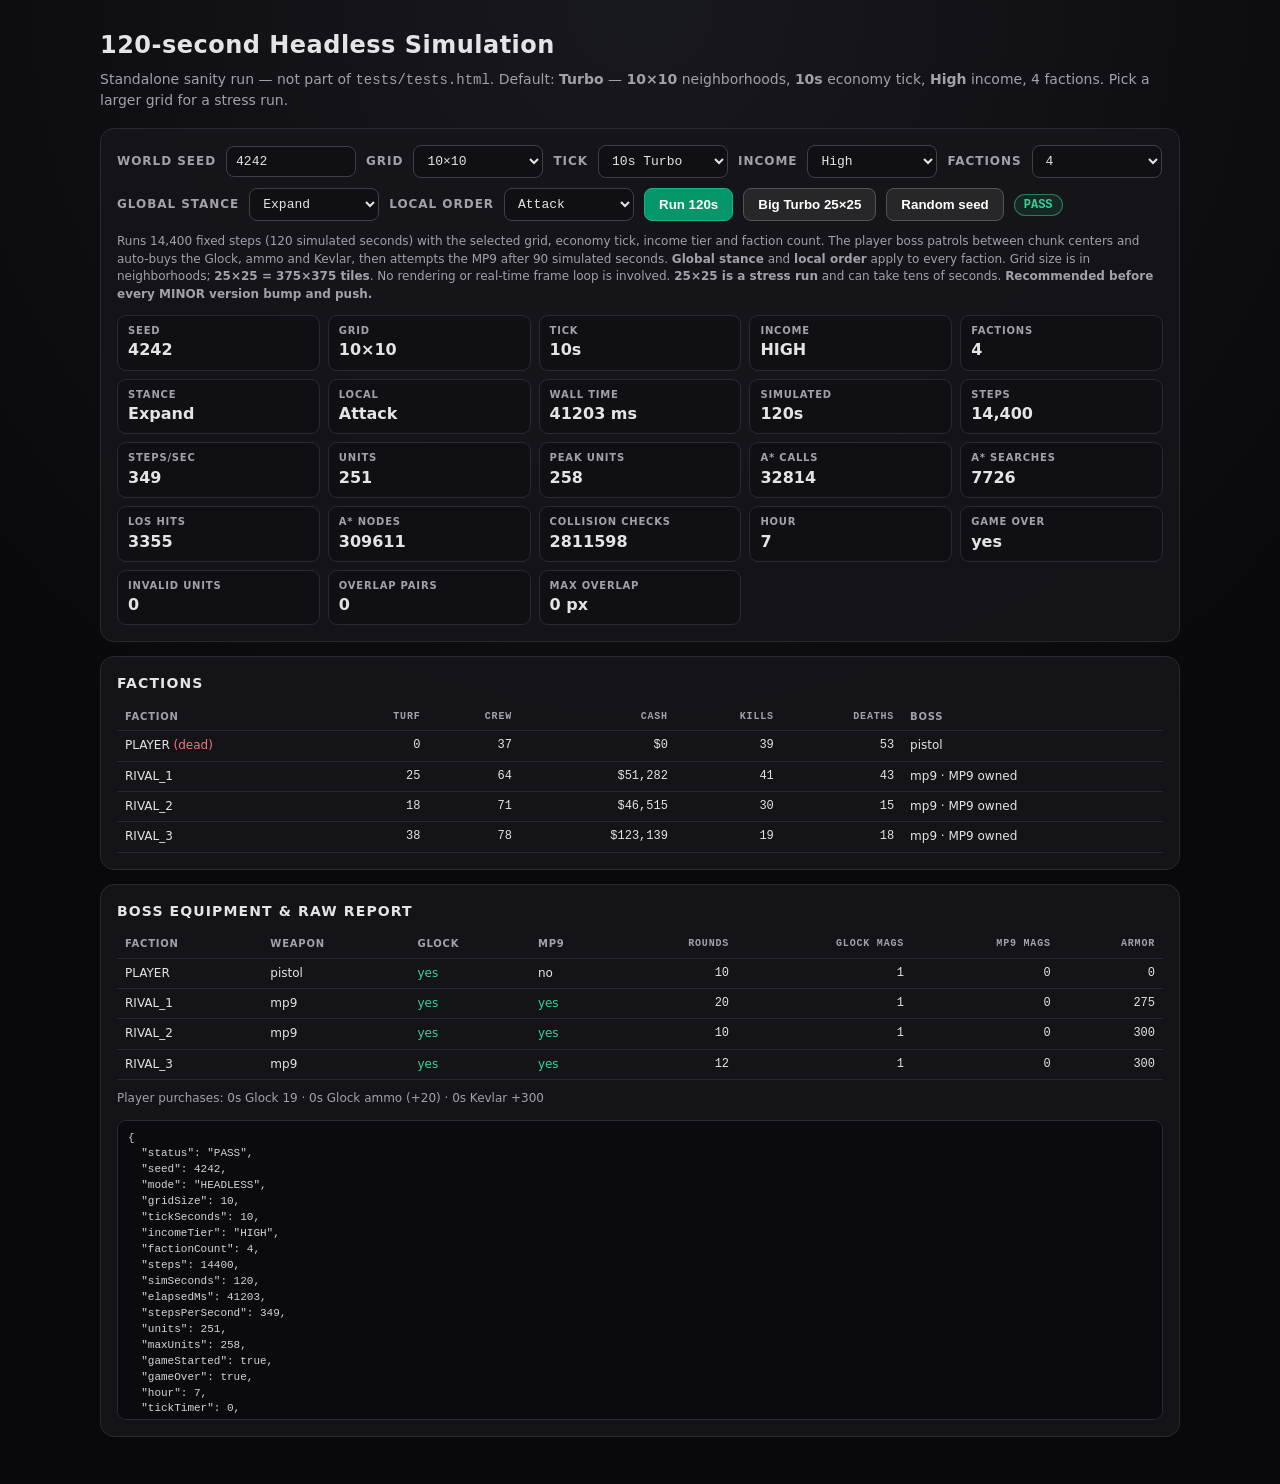
<file: tests/long-sim.html>
<!DOCTYPE html>
<html lang="en">
<head>
  <meta charset="UTF-8" />
  <meta name="viewport" content="width=device-width, initial-scale=1.0" />
  <title>Mafia 2D — 120s Turbo Simulation</title>
  <style>
    :root {
      color-scheme: dark;
      --bg: #09090b;
      --panel: #15151a;
      --line: #2a2a32;
      --text: #e4e4e7;
      --muted: #a1a1aa;
      --green: #34d399;
      --red: #fb7185;
      --amber: #fbbf24;
    }
    * { box-sizing: border-box; }
    body {
      margin: 0;
      min-height: 100vh;
      background: radial-gradient(circle at 50% 0%, #18181f 0%, var(--bg) 55%);
      color: var(--text);
      font: 14px/1.45 ui-sans-serif, system-ui, -apple-system, "Segoe UI", sans-serif;
    }
    main {
      width: min(1080px, calc(100% - 32px));
      margin: 28px auto 48px;
    }
    h1 {
      margin: 0 0 6px;
      font-size: 24px;
      letter-spacing: 0.02em;
    }
    .sub { color: var(--muted); margin: 0 0 18px; }
    .panel {
      background: rgba(21, 21, 26, 0.9);
      border: 1px solid var(--line);
      border-radius: 14px;
      padding: 16px;
      margin-bottom: 14px;
    }
    .controls {
      display: flex;
      flex-wrap: wrap;
      gap: 10px;
      align-items: center;
    }
    label { color: var(--muted); font-size: 12px; font-weight: 700; text-transform: uppercase; letter-spacing: 0.08em; }
    input, select {
      width: 130px;
      border: 1px solid #3f3f46;
      border-radius: 8px;
      background: #101014;
      color: var(--text);
      padding: 7px 9px;
      font: 13px ui-monospace, SFMono-Regular, Consolas, monospace;
    }
    button {
      border: 1px solid #10b981;
      border-radius: 8px;
      background: #059669;
      color: #fff;
      padding: 8px 14px;
      font-weight: 800;
      cursor: pointer;
    }
    button:disabled { opacity: 0.45; cursor: progress; }
    button.secondary { background: #27272a; border-color: #52525b; }
    .badge {
      display: inline-block;
      padding: 3px 9px;
      border-radius: 999px;
      font: 800 12px ui-monospace, SFMono-Regular, Consolas, monospace;
      border: 1px solid var(--line);
    }
    .badge.pending { color: var(--amber); border-color: rgba(251, 191, 36, 0.5); }
    .badge.pass { color: var(--green); border-color: rgba(52, 211, 153, 0.5); background: rgba(52, 211, 153, 0.1); }
    .badge.fail { color: var(--red); border-color: rgba(251, 113, 133, 0.5); background: rgba(251, 113, 133, 0.1); }
    .meta { display: grid; grid-template-columns: repeat(auto-fit, minmax(170px, 1fr)); gap: 8px; margin-top: 12px; }
    .stat { border: 1px solid var(--line); border-radius: 9px; padding: 8px 10px; background: #101014; }
    .stat span { display: block; color: var(--muted); font-size: 10px; font-weight: 700; text-transform: uppercase; letter-spacing: 0.08em; }
    .stat b { font-size: 16px; font-variant-numeric: tabular-nums; }
    table { width: 100%; border-collapse: collapse; margin-top: 10px; }
    th, td { padding: 6px 8px; border-bottom: 1px solid #27272e; text-align: left; font-size: 12px; }
    th { color: var(--muted); text-transform: uppercase; font-size: 10px; letter-spacing: 0.08em; }
    td.num, th.num { text-align: right; font-variant-numeric: tabular-nums; font-family: ui-monospace, SFMono-Regular, Consolas, monospace; }
    pre {
      margin: 0;
      max-height: 300px;
      overflow: auto;
      white-space: pre-wrap;
      border: 1px solid var(--line);
      border-radius: 9px;
      background: #0b0b0f;
      padding: 10px;
      color: #d4d4d8;
      font: 11px/1.45 ui-monospace, SFMono-Regular, Consolas, monospace;
    }
    .ok { color: var(--green); }
    .bad { color: var(--red); }
    .hint { color: var(--muted); font-size: 12px; }
  </style>
</head>
<body>
  <main>
    <h1>120-second Headless Simulation</h1>
    <p class="sub">
      Standalone sanity run — not part of <code>tests/tests.html</code>.
      Default: <b>Turbo</b> — <b>10×10</b> neighborhoods, <b>10s</b> economy tick,
      <b>High</b> income, 4 factions. Pick a larger grid for a stress run.
    </p>

    <section class="panel">
      <div class="controls">
        <label for="seed">World seed</label>
        <input id="seed" value="4242" inputmode="numeric" />
        <label for="grid-size">Grid</label>
        <select id="grid-size">
          <option value="5">5×5</option>
          <option value="10" selected>10×10</option>
          <option value="15">15×15</option>
          <option value="20">20×20</option>
          <option value="25">25×25</option>
        </select>
        <label for="tick-speed">Tick</label>
        <select id="tick-speed">
          <option value="10" selected>10s Turbo</option>
          <option value="15">15s</option>
          <option value="20">20s</option>
          <option value="25">25s Long</option>
          <option value="30">30s</option>
        </select>
        <label for="income-tier">Income</label>
        <select id="income-tier">
          <option value="LOW">Low</option>
          <option value="MID">Mid</option>
          <option value="HIGH" selected>High</option>
        </select>
        <label for="faction-count">Factions</label>
        <select id="faction-count">
          <option value="2">2</option>
          <option value="3">3</option>
          <option value="4" selected>4</option>
        </select>
        <label for="stance">Global stance</label>
        <select id="stance">
          <option value="2" selected>Expand</option>
          <option value="1">Defend</option>
        </select>
        <label for="local-order">Local order</label>
        <select id="local-order">
          <option value="2" selected>Attack</option>
          <option value="1">Guard</option>
        </select>
        <button id="run" type="button">Run 120s</button>
        <button id="preset-big" type="button" class="secondary">Big Turbo 25×25</button>
        <button id="random" type="button" class="secondary">Random seed</button>
        <span id="badge" class="badge pending">NOT RUN</span>
      </div>
      <p class="hint">
        Runs 14,400 fixed steps (120 simulated seconds) with the selected grid, economy tick,
        income tier and faction count. The player boss patrols between chunk centers and
        auto-buys the Glock, ammo and Kevlar, then attempts the MP9 after 90 simulated seconds.
        <b>Global stance</b> and <b>local order</b> apply to every faction.
        Grid size is in neighborhoods; <b>25×25 = 375×375 tiles</b>.
        No rendering or real-time frame loop is involved.
        <b>25×25 is a stress run</b> and can take tens of seconds.
        <b>Recommended before every MINOR version bump and push.</b>
      </p>
      <div id="meta" class="meta"></div>
    </section>

    <section class="panel">
      <h2 style="margin:0 0 8px;font-size:14px;text-transform:uppercase;letter-spacing:.08em">Factions</h2>
      <table>
        <thead><tr><th>Faction</th><th class="num">Turf</th><th class="num">Crew</th><th class="num">Cash</th><th class="num">Kills</th><th class="num">Deaths</th><th>Boss</th></tr></thead>
        <tbody id="factions"></tbody>
      </table>
    </section>

    <section class="panel">
      <h2 style="margin:0 0 8px;font-size:14px;text-transform:uppercase;letter-spacing:.08em">Boss equipment &amp; raw report</h2>
      <table>
        <thead><tr><th>Faction</th><th>Weapon</th><th>Glock</th><th>MP9</th><th class="num">Rounds</th><th class="num">Glock mags</th><th class="num">MP9 mags</th><th class="num">Armor</th></tr></thead>
        <tbody id="bosses"></tbody>
      </table>
      <div id="purchases" class="hint" style="margin:10px 0 0">Player purchases: —</div>
      <pre id="raw" style="margin-top:12px">Waiting…</pre>    </section>
  </main>

  <script type="module">
    import { Faction, UnitRank } from '../src/config/enums.js';
    import { SIM_DT, CHUNK_PX } from '../src/config/constants.js';
    import { GLOBAL_STANCE, LOCAL_ORDER } from '../src/config/tactics.js';
    import { perf } from '../src/core/perf.js';
    import { state } from '../src/core/state.js';
    import { CityMap } from '../src/world/city.js';
    import { initWorld } from '../src/sim/match.js';
    import { update } from '../src/sim/simulation.js';
    import {
      executeBuyArmorForFaction,
      executeBuyAmmoForFaction,
      executeBuyGlockForFaction,
      executeBuyMp9ForFaction,
    } from '../src/sim/combat.js';

    const ORGS = ['COSA_NOSTRA', 'BRATVA', 'TRIADS', 'CARTEL'];
    const STEPS = 120 / SIM_DT; // 14,400 fixed steps = 120 simulated seconds
    const PATROL_EVERY = Math.round(5 / SIM_DT); // retarget the player every 5 simulated seconds
    const SHOP_EVERY = Math.round(1 / SIM_DT); // attempt player purchases once per simulated second
    const MP9_BUY_AT_SECONDS = 90;
    let playerPurchases = [];

    const $ = (id) => document.getElementById(id);
    const badge = $('badge');
    const meta = $('meta');
    const raw = $('raw');
    const runButton = $('run');

    function finiteUnit(unit) {
      return (
        Number.isFinite(unit.x) &&
        Number.isFinite(unit.y) &&
        Number.isFinite(unit.hp) &&
        Number.isFinite(unit.armor) &&
        Number.isFinite(unit.attackCooldown) &&
        Number.isFinite(unit.slashAnimTimer)
      );
    }

    function setup(
      seed,
      globalStance = GLOBAL_STANCE.EXPAND,
      localOrder = LOCAL_ORDER.ATTACK,
      gridSize = 10,
      tickSeconds = 10,
      incomeTier = 'HIGH',
      factionCount = 4
    ) {
      perf.enabled = true;
      perf.reset();
      state.world = new CityMap();
      state.npcs = [];
      state.floatingTexts = [];
      state.spatialBuckets = new Map();
      state.bucketPool = [];
      state.keys = new Set();
      state.net = null;
      state.sprintButtonHeld = false;
      state.mouseFiring = false;
      state.aimInside = false;
      playerPurchases = [];
      initWorld(gridSize, true, tickSeconds, incomeTier, factionCount, ORGS, seed);
      state.net = null;
      for (const faction of state.activeFactions) {
        state.factionTactics[faction].globalStance = globalStance;
        state.factionTactics[faction].localOrder = localOrder;
      }
    }

    function recordPurchase(step, item) {
      playerPurchases.push({ at: Math.round(step * SIM_DT), item });
    }

    function tryPlayerShopping(step) {
      const player = state.player;
      if (!player.alive) return;

      if (!player.pistolOwned) {
        if (executeBuyGlockForFaction(Faction.PLAYER)) recordPurchase(step, 'Glock 19');
      }

      const weapon = player.weapon;
      const dry =
        !(player.reloadTimer > 0) &&
        (player.ammo || 0) <= 0 &&
        (player.spareMags || 0) <= 0;
      if (weapon && dry) {
        if (executeBuyAmmoForFaction(Faction.PLAYER)) {
          recordPurchase(step, `${weapon === 'mp9' ? 'MP9' : 'Glock'} ammo (+20)`);
        }
      }

      if ((player.armor || 0) < (player.maxArmor || 0)) {
        if (executeBuyArmorForFaction(Faction.PLAYER)) recordPurchase(step, 'Kevlar +300');
      }

      if (!player.mp9Owned && step * SIM_DT >= MP9_BUY_AT_SECONDS) {
        if (executeBuyMp9ForFaction(Faction.PLAYER)) recordPurchase(step, 'MP9');
      }
    }

    function setPlayerPatrolTarget(step) {
      if (!state.player.alive) return;
      const chunks = [...state.world.chunks.values()];
      if (chunks.length === 0) return;
      const chunk = chunks[(Math.floor(step / PATROL_EVERY) * 7) % chunks.length];
      const x = chunk.cx * CHUNK_PX + CHUNK_PX / 2;
      const y = chunk.cy * CHUNK_PX + CHUNK_PX / 2;
      const snapped = state.world.findNearestWalkablePoint(x, y, state.player.bodyRadius);
      if (!snapped) return;
      state.player.targetX = snapped.x;
      state.player.targetY = snapped.y;
      state.player.path = null;
      state.player.pathTimer = 0;
    }

    function collect(seed, elapsedMs, maxUnits) {
      const units = [state.player, ...state.npcs];
      const invalid = units
        .filter((unit) => !finiteUnit(unit) || !state.world.isWalkable(unit.x, unit.y))
        .slice(0, 8)
        .map((unit) => ({
          id: unit.id,
          faction: unit.faction,
          rank: unit.rank,
          x: unit.x,
          y: unit.y,
          finite: finiteUnit(unit),
          walkable: state.world.isWalkable(unit.x, unit.y),
        }));

      const crews = {};
      for (const unit of state.npcs) crews[unit.faction] = (crews[unit.faction] || 0) + 1;
      const turf = {};
      for (const chunk of state.world.chunks.values()) {
        turf[chunk.faction] = (turf[chunk.faction] || 0) + 1;
      }

      let overlapPairs = 0;
      let maxOverlap = 0;
      const overlapDetails = [];
      for (let i = 0; i < units.length; i++) {
        const a = units[i];
        if (!a || a.hp <= 0) continue;
        const ar = a.bodyRadius || 11;
        for (let j = i + 1; j < units.length; j++) {
          const b = units[j];
          if (!b || b.hp <= 0 || b.faction !== a.faction) continue;
          const br = b.bodyRadius || 11;
          const humanBoss =
            a === state.player ||
            b === state.player ||
            Boolean(a.humanPeerId) ||
            Boolean(b.humanPeerId);
          const minDist = humanBoss ? ar + br - 1 : (ar + br) * 0.5;
          const dx = a.x - b.x;
          const dy = a.y - b.y;
          const distSq = dx * dx + dy * dy;
          if (distSq >= minDist * minDist) continue;
          overlapPairs++;
          const dist = Math.sqrt(distSq);
          const overlap = minDist - dist;
          if (overlap > maxOverlap) maxOverlap = overlap;
          if (overlapDetails.length < 6) {
            overlapDetails.push({
              a: a.id,
              aRank: a.rank,
              b: b.id,
              bRank: b.rank,
              faction: a.faction,
              x: Math.round(a.x),
              y: Math.round(a.y),
              dist: Math.round(dist * 10) / 10,
              overlap: Math.round(overlap * 10) / 10,
            });
          }
        }
      }

      const bosses = [state.player, ...state.npcs.filter((unit) => unit.rank === UnitRank.BOSS)]
        .map((unit) => ({
          faction: unit.faction,
          human: unit === state.player || Boolean(unit.humanPeerId),
          weapon: unit.weapon,
          pistolOwned: Boolean(unit.pistolOwned),
          mp9Owned: Boolean(unit.mp9Owned),
          ammo: unit.ammo,
          pistolMags: unit.pistolMags,
          mp9Mags: unit.mp9Mags,
          armor: unit.armor,
        }));

      const factions = state.activeFactions.map((faction) => ({
        faction,
        alive: Boolean(state.factionAlive[faction]),
        turf: turf[faction] || 0,
        crew: crews[faction] || 0,
        cash: state.treasuries[faction],
        kills: state.factionKills[faction],
        deaths: state.factionDeaths[faction],
      }));

      const invalidTreasury = state.activeFactions.filter(
        (faction) => !Number.isFinite(state.treasuries[faction])
      );
      const pass =
        invalid.length === 0 &&
        invalidTreasury.length === 0 &&
        units.length > 0 &&
        state.gameStarted;

      return {
        status: pass ? 'PASS' : 'FAIL',
        seed,
        mode: 'HEADLESS',
        gridSize: state.currentGridSize,
        tickSeconds: state.tickDuration,
        incomeTier: state.currentIncomeTier,
        factionCount: state.activeFactions.length,
        steps: STEPS,
        simSeconds: 120,
        elapsedMs: Math.round(elapsedMs),
        stepsPerSecond: Math.round(STEPS / Math.max(0.001, elapsedMs / 1000)),
        units: units.length,
        maxUnits,
        gameStarted: state.gameStarted,
        gameOver: state.gameOver,
        hour: state.gameHour,
        tickTimer: Math.round(state.tickTimer * 1000) / 1000,
        invalid,
        invalidTreasury,
        overlapPairs,
        maxOverlap: Math.round(maxOverlap * 10) / 10,
        overlapDetails,
        globalStance: state.factionTactics[state.activeFactions[0]].globalStance,
        localOrder: state.factionTactics[state.activeFactions[0]].localOrder,
        perf: perf.snapshot(),
        factions,
        bosses,
        playerPurchases,
        turfTotal: turf,
      };
    }

    function render(result) {
      badge.className = `badge ${result.status === 'PASS' ? 'pass' : 'fail'}`;
      badge.textContent = result.status;

      const stats = [
        ['Seed', result.seed],
        ['Grid', result.gridSize ? `${result.gridSize}×${result.gridSize}` : '—'],
        ['Tick', result.tickSeconds ? `${result.tickSeconds}s` : '—'],
        ['Income', result.incomeTier || '—'],
        ['Factions', result.factionCount || '—'],
        ['Stance', result.globalStance === GLOBAL_STANCE.DEFEND ? 'Defend' : 'Expand'],
        ['Local', result.localOrder === LOCAL_ORDER.GUARD ? 'Guard' : 'Attack'],
        ['Wall time', `${result.elapsedMs} ms`],
        ['Simulated', `${result.simSeconds}s`],
        ['Steps', result.steps.toLocaleString()],
        ['Steps/sec', result.stepsPerSecond.toLocaleString()],
        ['Units', result.units],
        ['Peak units', result.maxUnits],
        ['A* calls', (result.perf && result.perf.astarCalls) || 0],
        ['A* searches', (result.perf && result.perf.astarSearches) || 0],
        ['LOS hits', (result.perf && result.perf.losHits) || 0],
        ['A* nodes', (result.perf && result.perf.astarNodes) || 0],
        ['Collision checks', (result.perf && result.perf.collisionChecks) || 0],
        ['Hour', result.hour],
        ['Game over', result.gameOver ? 'yes' : 'no'],
        ['Invalid units', result.invalid.length],
        ['Overlap pairs', result.overlapPairs ?? 0],
        ['Max overlap', `${result.maxOverlap ?? 0} px`],
      ];
      meta.innerHTML = stats
        .map(([label, value]) => `<div class="stat"><span>${label}</span><b>${value}</b></div>`)
        .join('');

      const factionRows = result.factions.map((f) => {
        const boss = result.bosses.find((b) => b.faction === f.faction);
        const bossText = boss
          ? `${boss.weapon}${boss.mp9Owned ? ' · MP9 owned' : ''}${boss.pistolOwned ? '' : ' · no Glock'}`
          : '—';
        return `<tr>
          <td>${f.faction}${f.alive ? '' : ' <span class="bad">(dead)</span>'}</td>
          <td class="num">${f.turf}</td>
          <td class="num">${f.crew}</td>
          <td class="num">$${Math.round(f.cash).toLocaleString()}</td>
          <td class="num">${f.kills}</td>
          <td class="num">${f.deaths}</td>
          <td>${bossText}</td>
        </tr>`;
      }).join('');
      $('factions').innerHTML = factionRows;

      const bossRows = result.bosses.map((b) => `<tr>
        <td>${b.faction}</td>
        <td>${b.weapon}</td>
        <td>${b.pistolOwned ? '<span class="ok">yes</span>' : '<span class="bad">no</span>'}</td>
        <td>${b.mp9Owned ? '<span class="ok">yes</span>' : 'no'}</td>
        <td class="num">${b.ammo ?? 0}</td>
        <td class="num">${b.pistolMags ?? '—'}</td>
        <td class="num">${b.mp9Mags ?? '—'}</td>
        <td class="num">${Math.round(b.armor || 0)}</td>
      </tr>`).join('');
      $('bosses').innerHTML = bossRows || '<tr><td colspan="8">No rival bosses left.</td></tr>';

      const purchases = result.playerPurchases || [];
      $('purchases').textContent = purchases.length
        ? `Player purchases: ${purchases.map((p) => `${p.at}s ${p.item}`).join(' · ')}`
        : 'Player purchases: none';

      raw.textContent = JSON.stringify(result, null, 2);
      window.__LONG_SIM_RESULT__ = result;
    }

    function run() {
      const seed = Number($('seed').value) || 4242;
      const gridSize = Number($('grid-size').value) || 10;
      const tickSeconds = Number($('tick-speed').value) || 10;
      const incomeTier = $('income-tier').value || 'HIGH';
      const factionCount = Number($('faction-count').value) || 4;
      const globalStance = Number($('stance').value) || GLOBAL_STANCE.EXPAND;
      const localOrder = Number($('local-order').value) || LOCAL_ORDER.ATTACK;
      runButton.disabled = true;
      badge.className = 'badge pending';
      badge.textContent = 'RUNNING…';
      raw.textContent = `Running ${STEPS.toLocaleString()} fixed steps on ${gridSize}×${gridSize}…`;

      setTimeout(() => {
        try {
          setup(seed, globalStance, localOrder, gridSize, tickSeconds, incomeTier, factionCount);
          tryPlayerShopping(0);
          const started = performance.now();
          let maxUnits = 1;
          for (let i = 0; i < STEPS; i++) {
            if (i > 0 && i % SHOP_EVERY === 0) tryPlayerShopping(i);
            if (i % PATROL_EVERY === 0) setPlayerPatrolTarget(i);
            update(SIM_DT);
            if (i % 120 === 0) maxUnits = Math.max(maxUnits, state.npcs.length + 1);
          }
          const elapsed = performance.now() - started;
          maxUnits = Math.max(maxUnits, state.npcs.length + 1);
          render(collect(seed, elapsed, maxUnits));
        } catch (error) {
          const result = {
            status: 'FAIL',
            seed,
            error: error && error.stack ? error.stack : String(error),
          };
          badge.className = 'badge fail';
          badge.textContent = 'FAIL';
          raw.textContent = result.error;
          window.__LONG_SIM_RESULT__ = result;
        } finally {
          runButton.disabled = false;
        }
      }, 60);
    }

    runButton.addEventListener('click', run);
    $('preset-big').addEventListener('click', () => {
      $('grid-size').value = '25';
      $('tick-speed').value = '10';
      $('income-tier').value = 'HIGH';
      $('faction-count').value = '4';
      run();
    });
    $('random').addEventListener('click', () => {
      $('seed').value = String(Math.floor(Math.random() * 900000000) + 1);
      run();
    });

    run();
  </script>
</body>
</html>
</file>
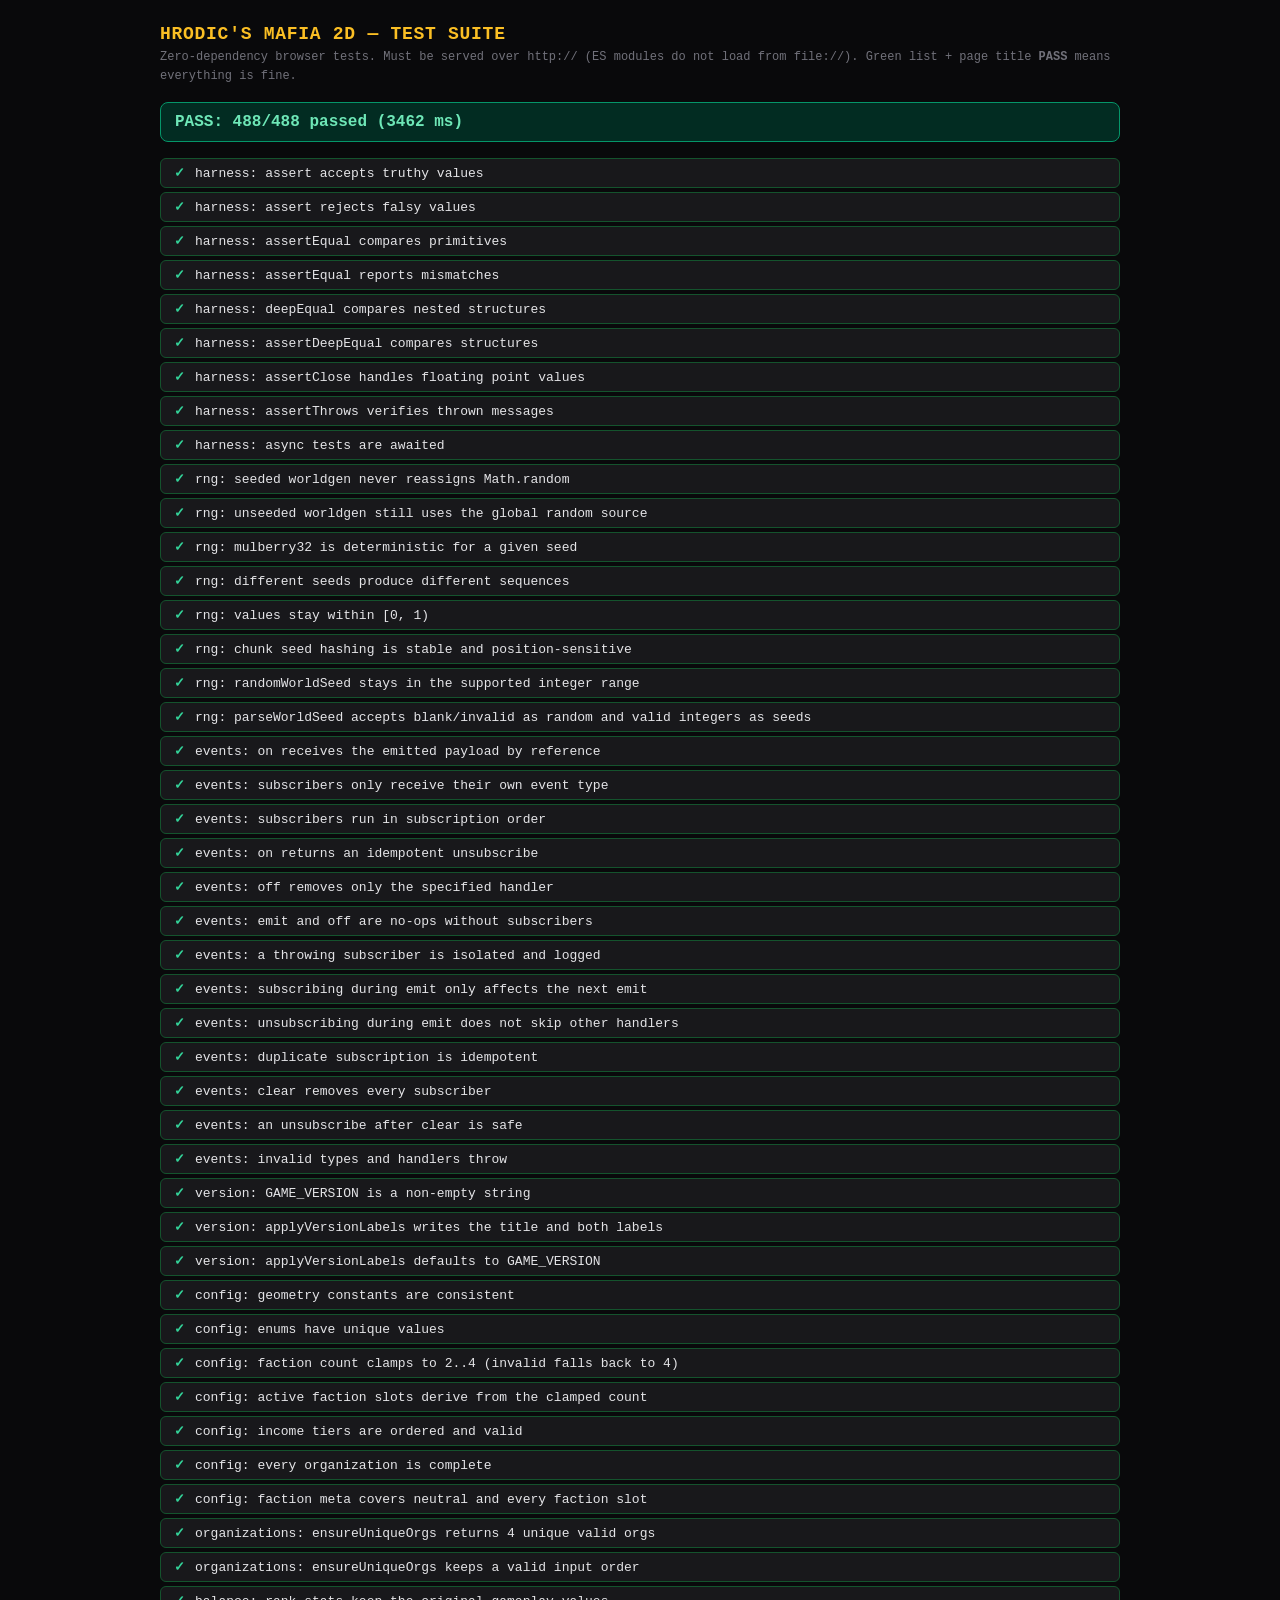
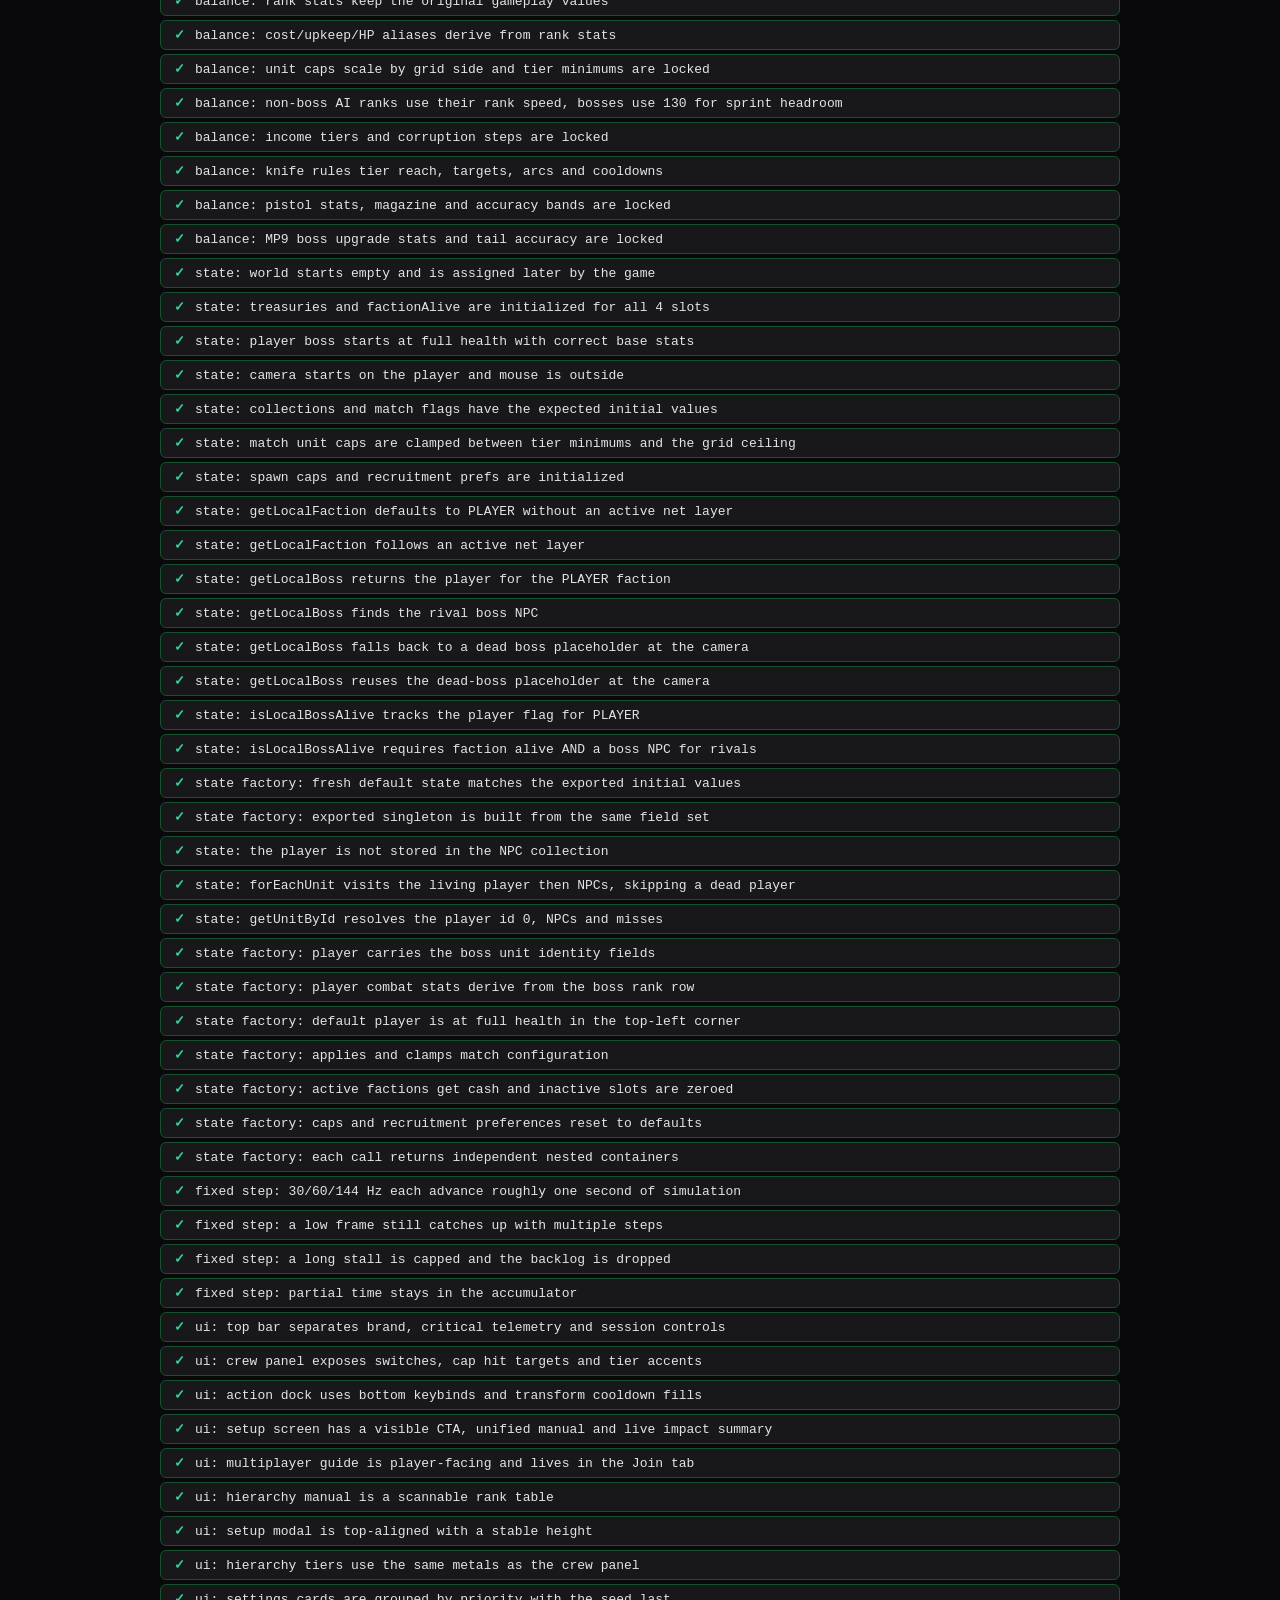
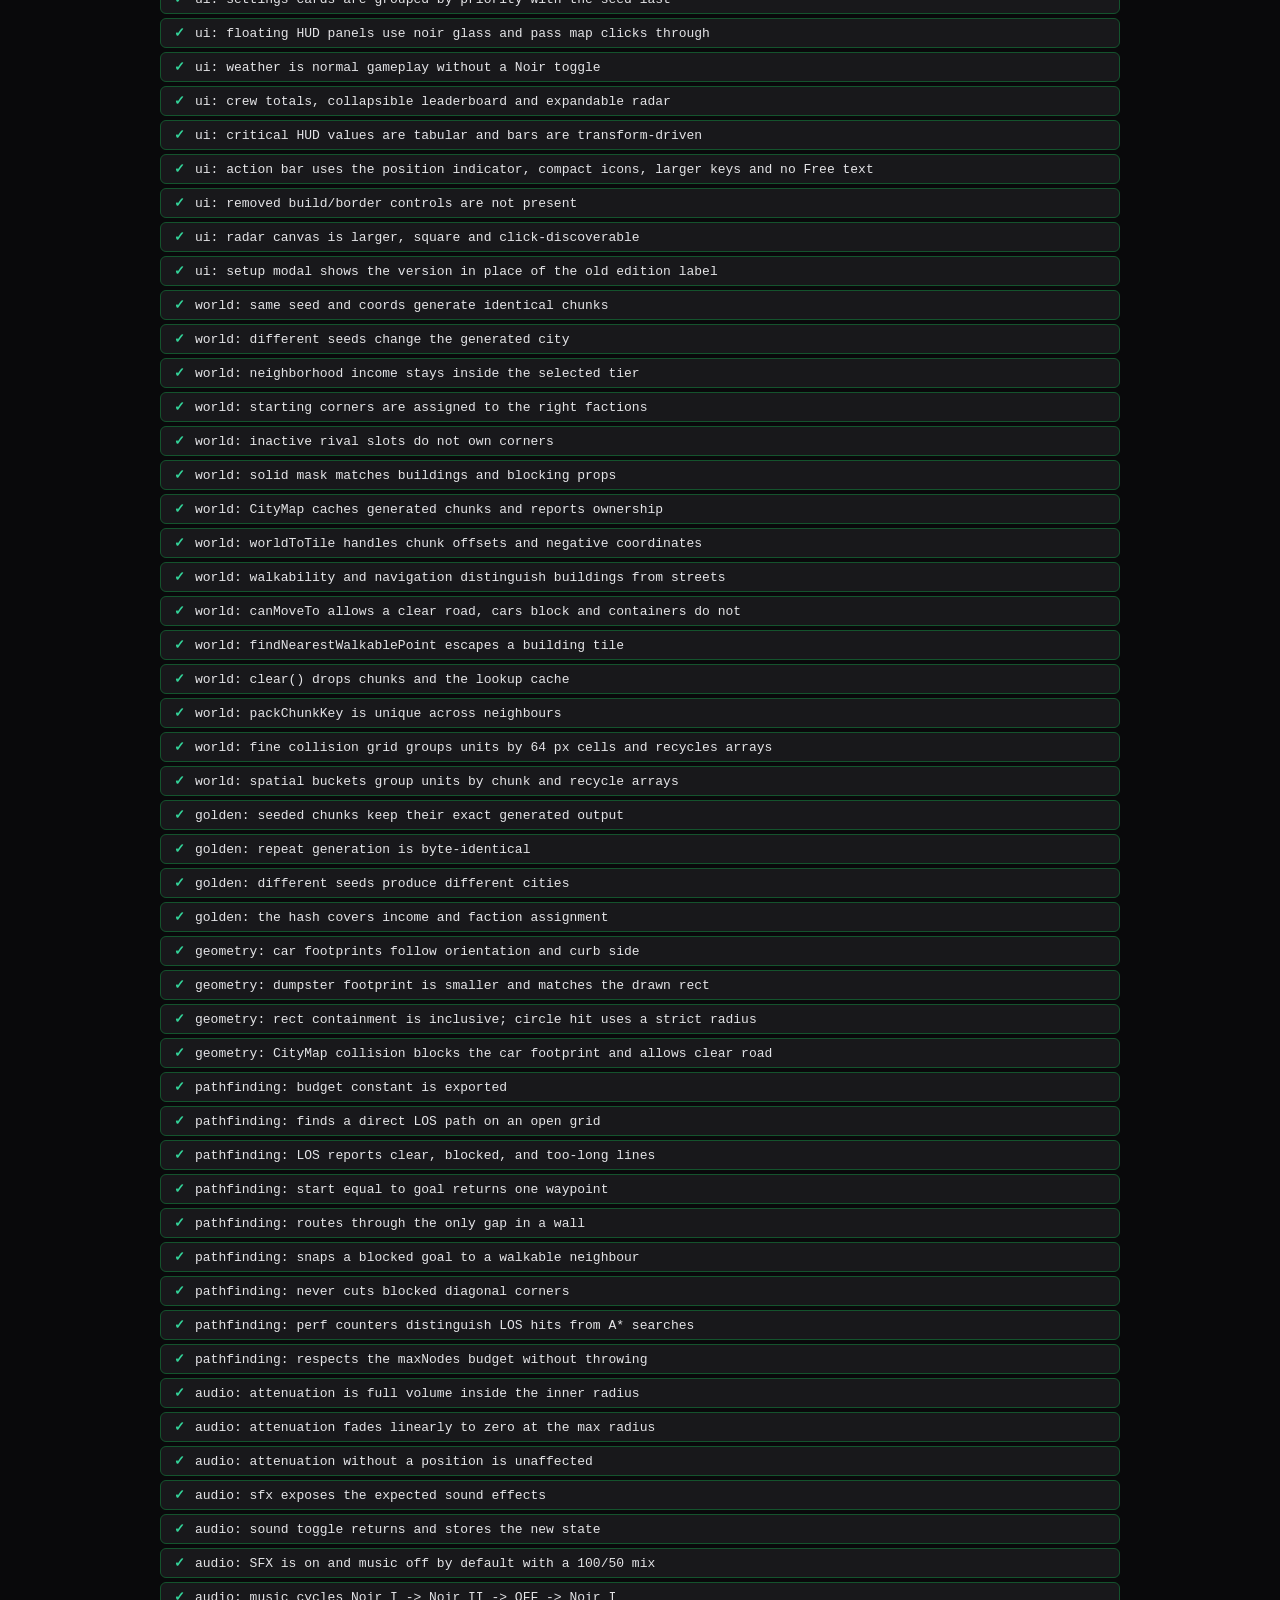
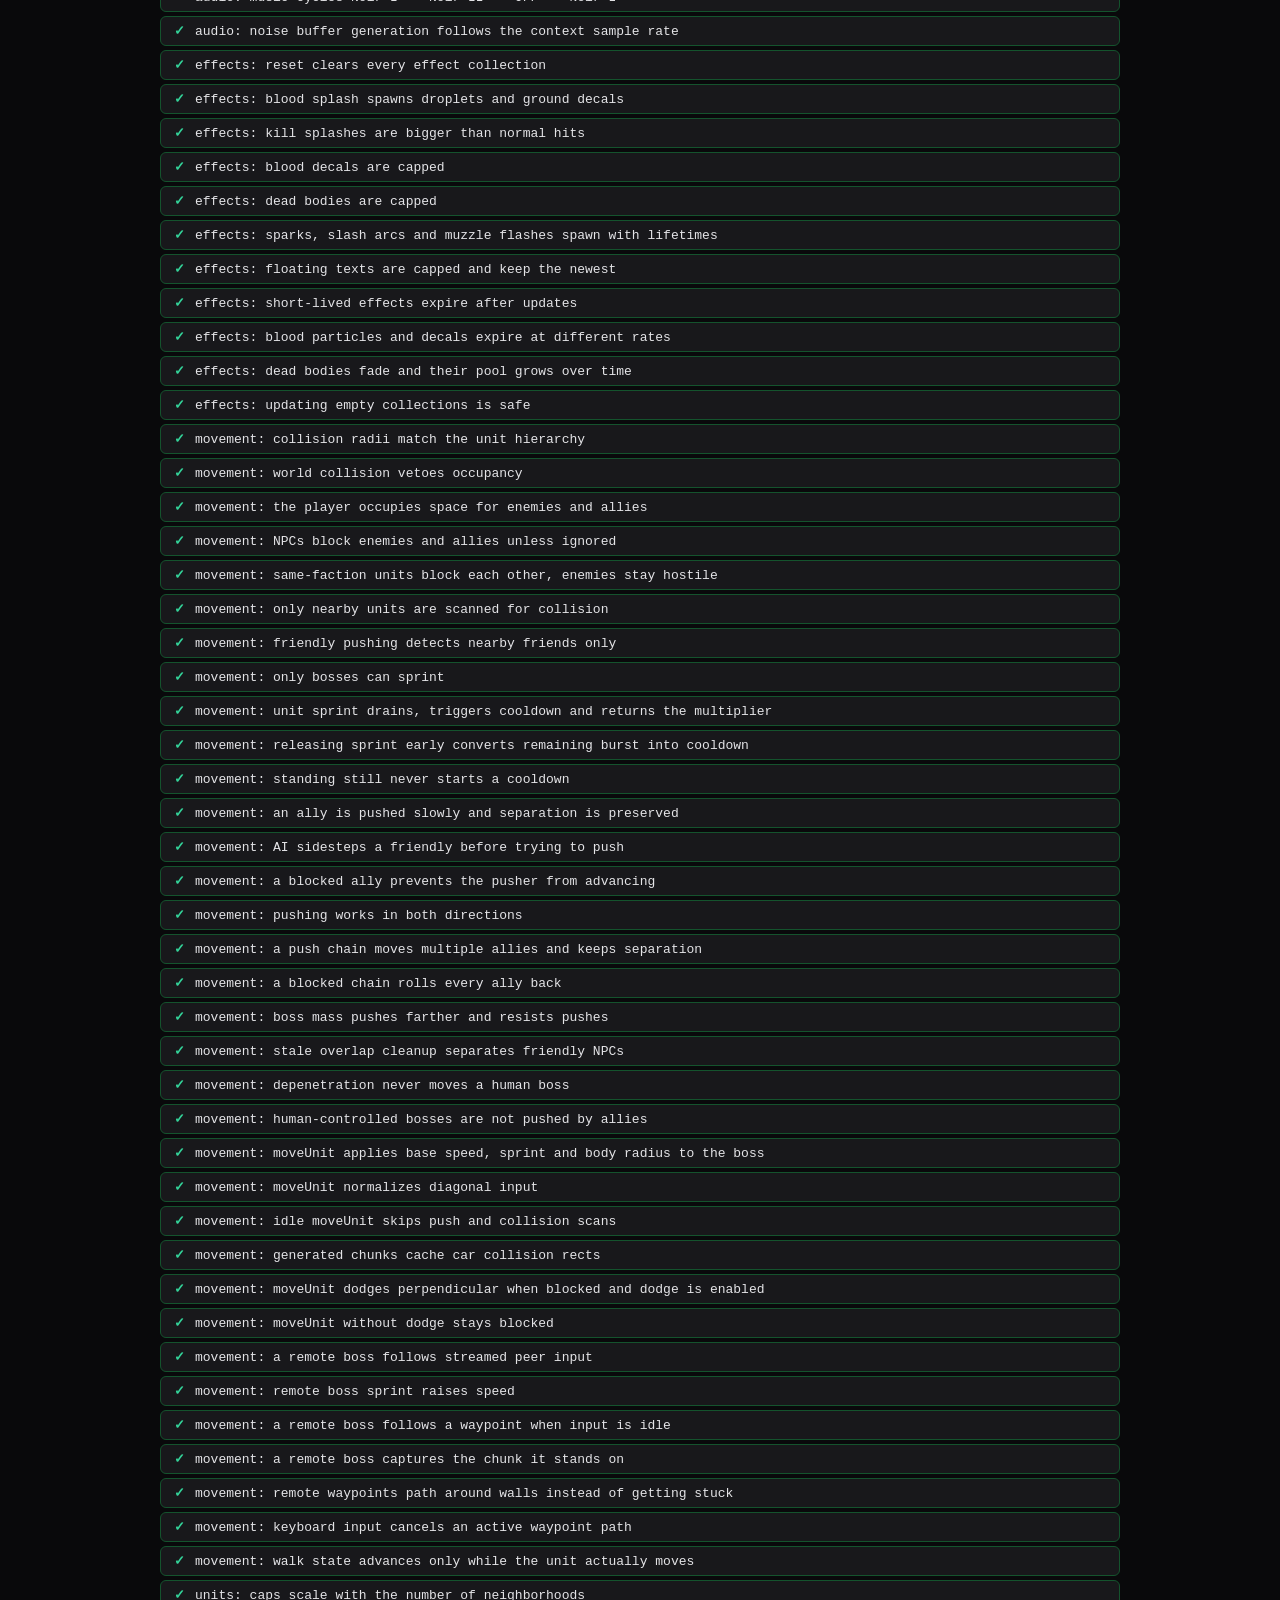
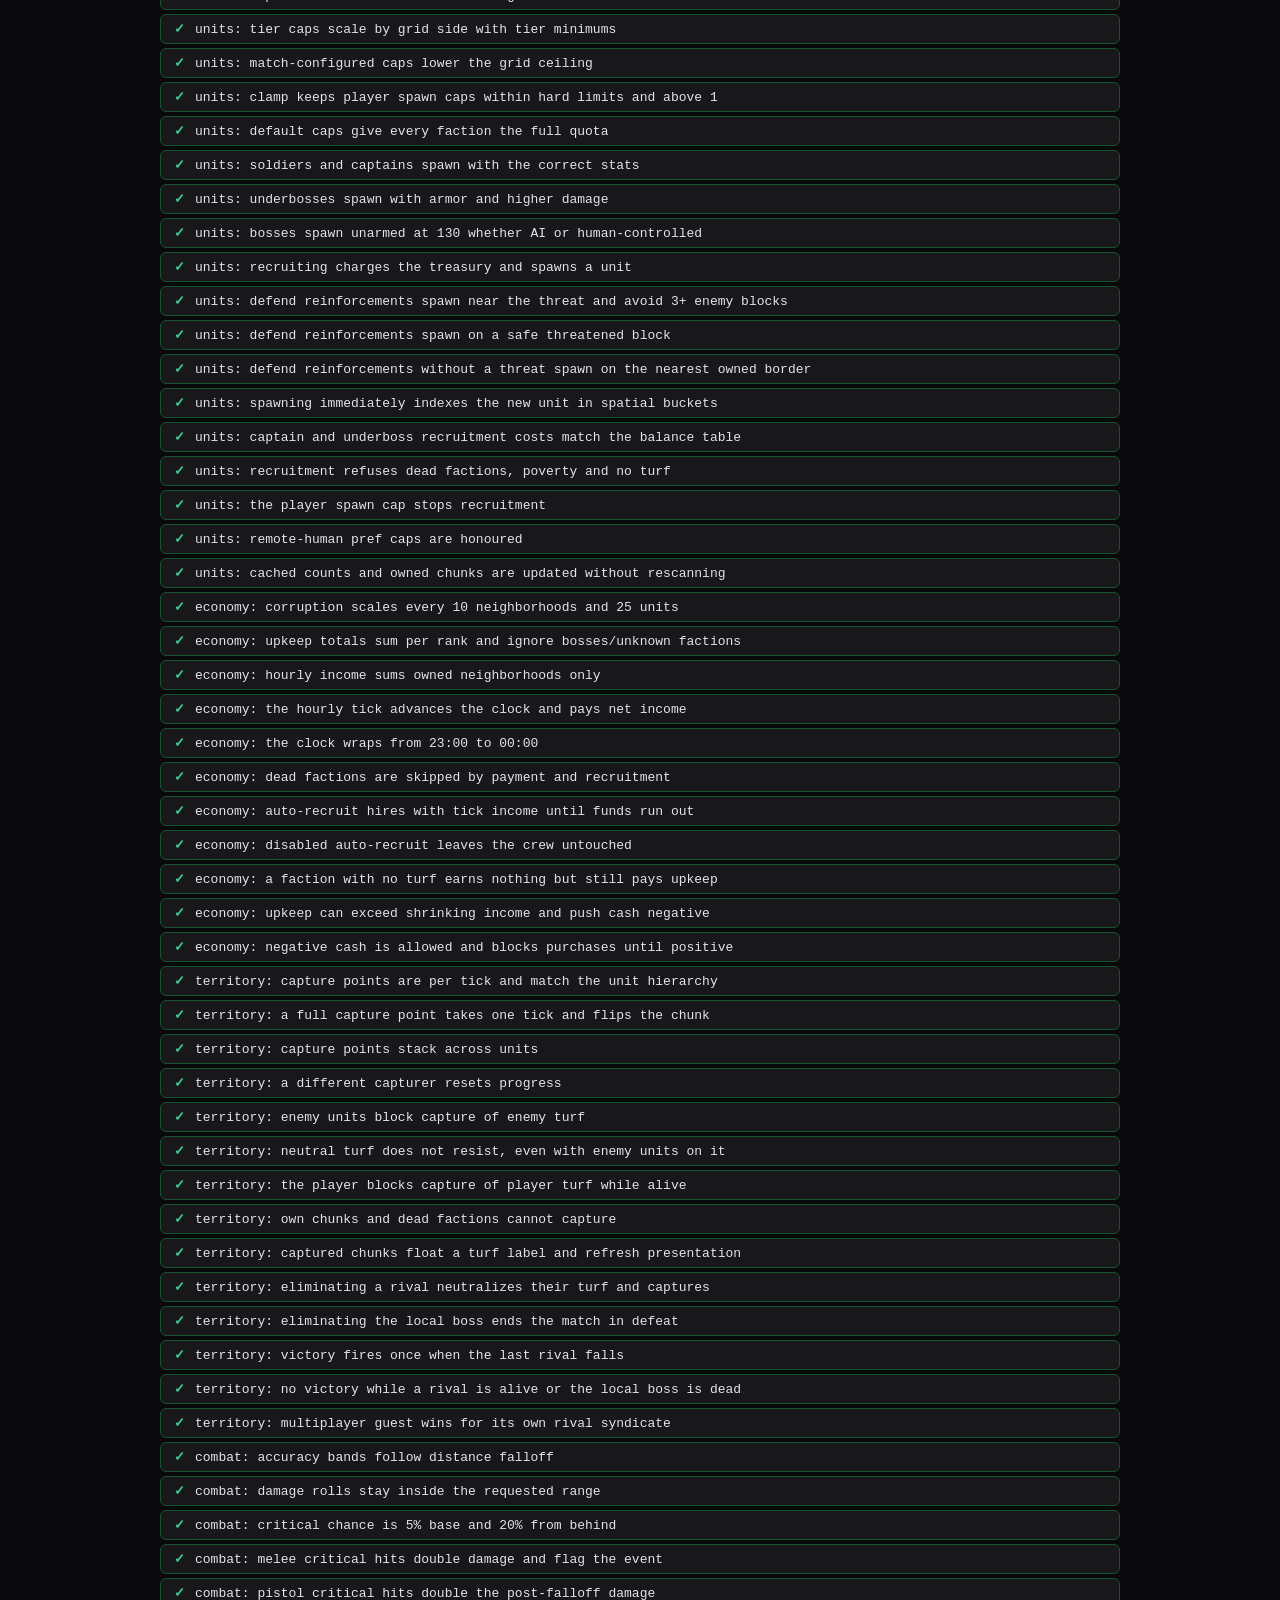
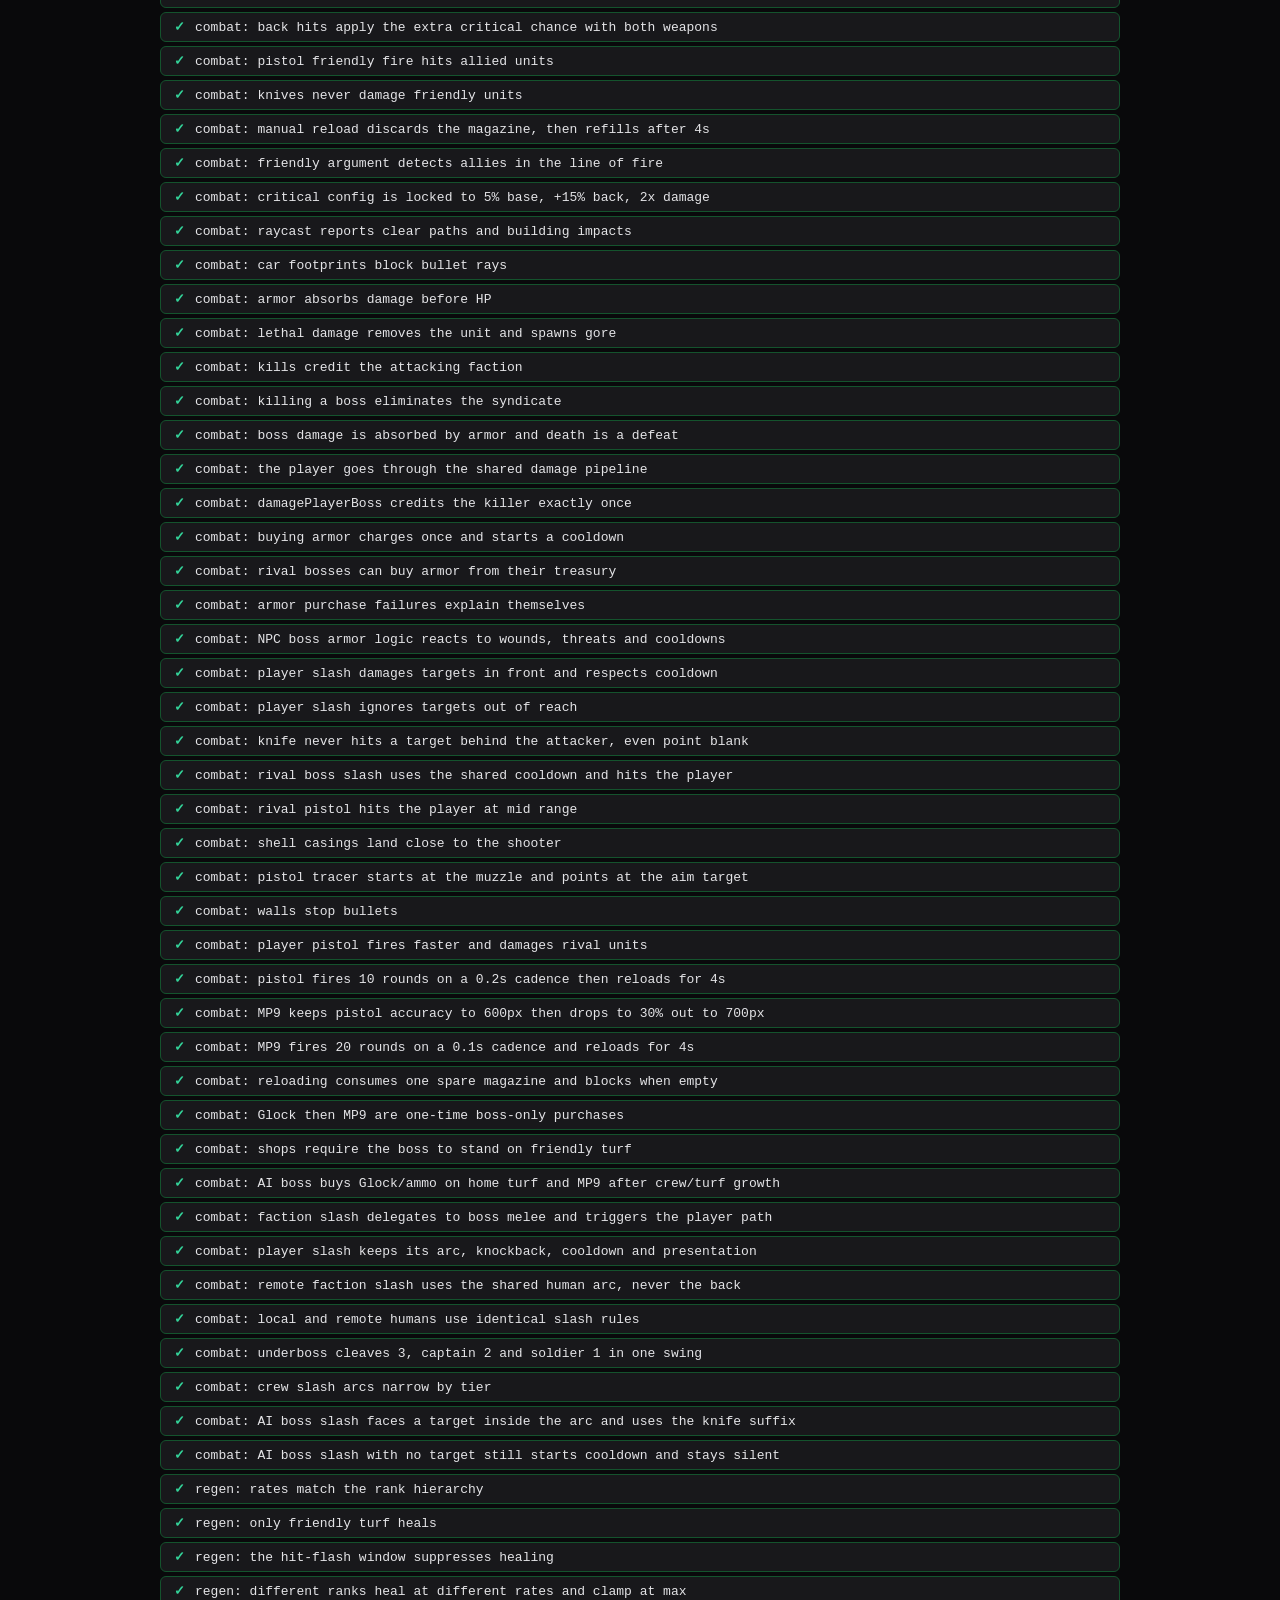
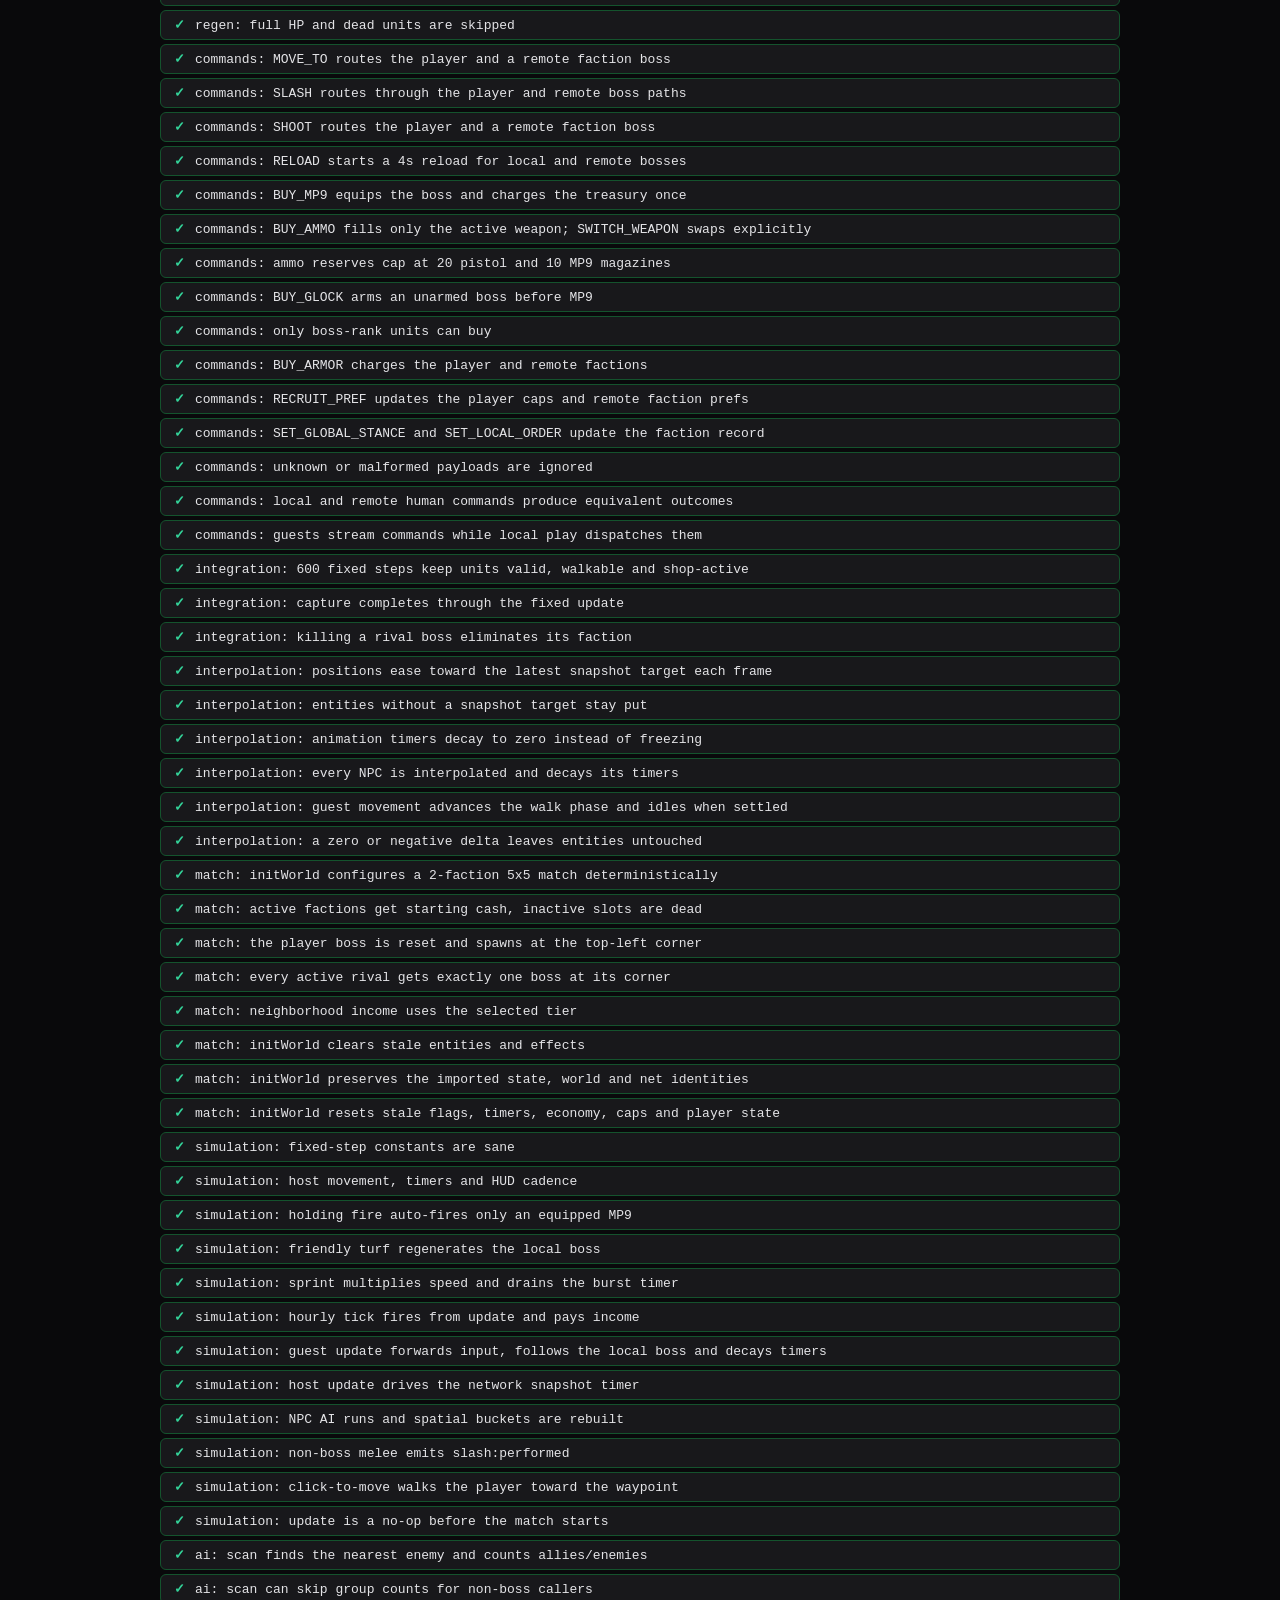
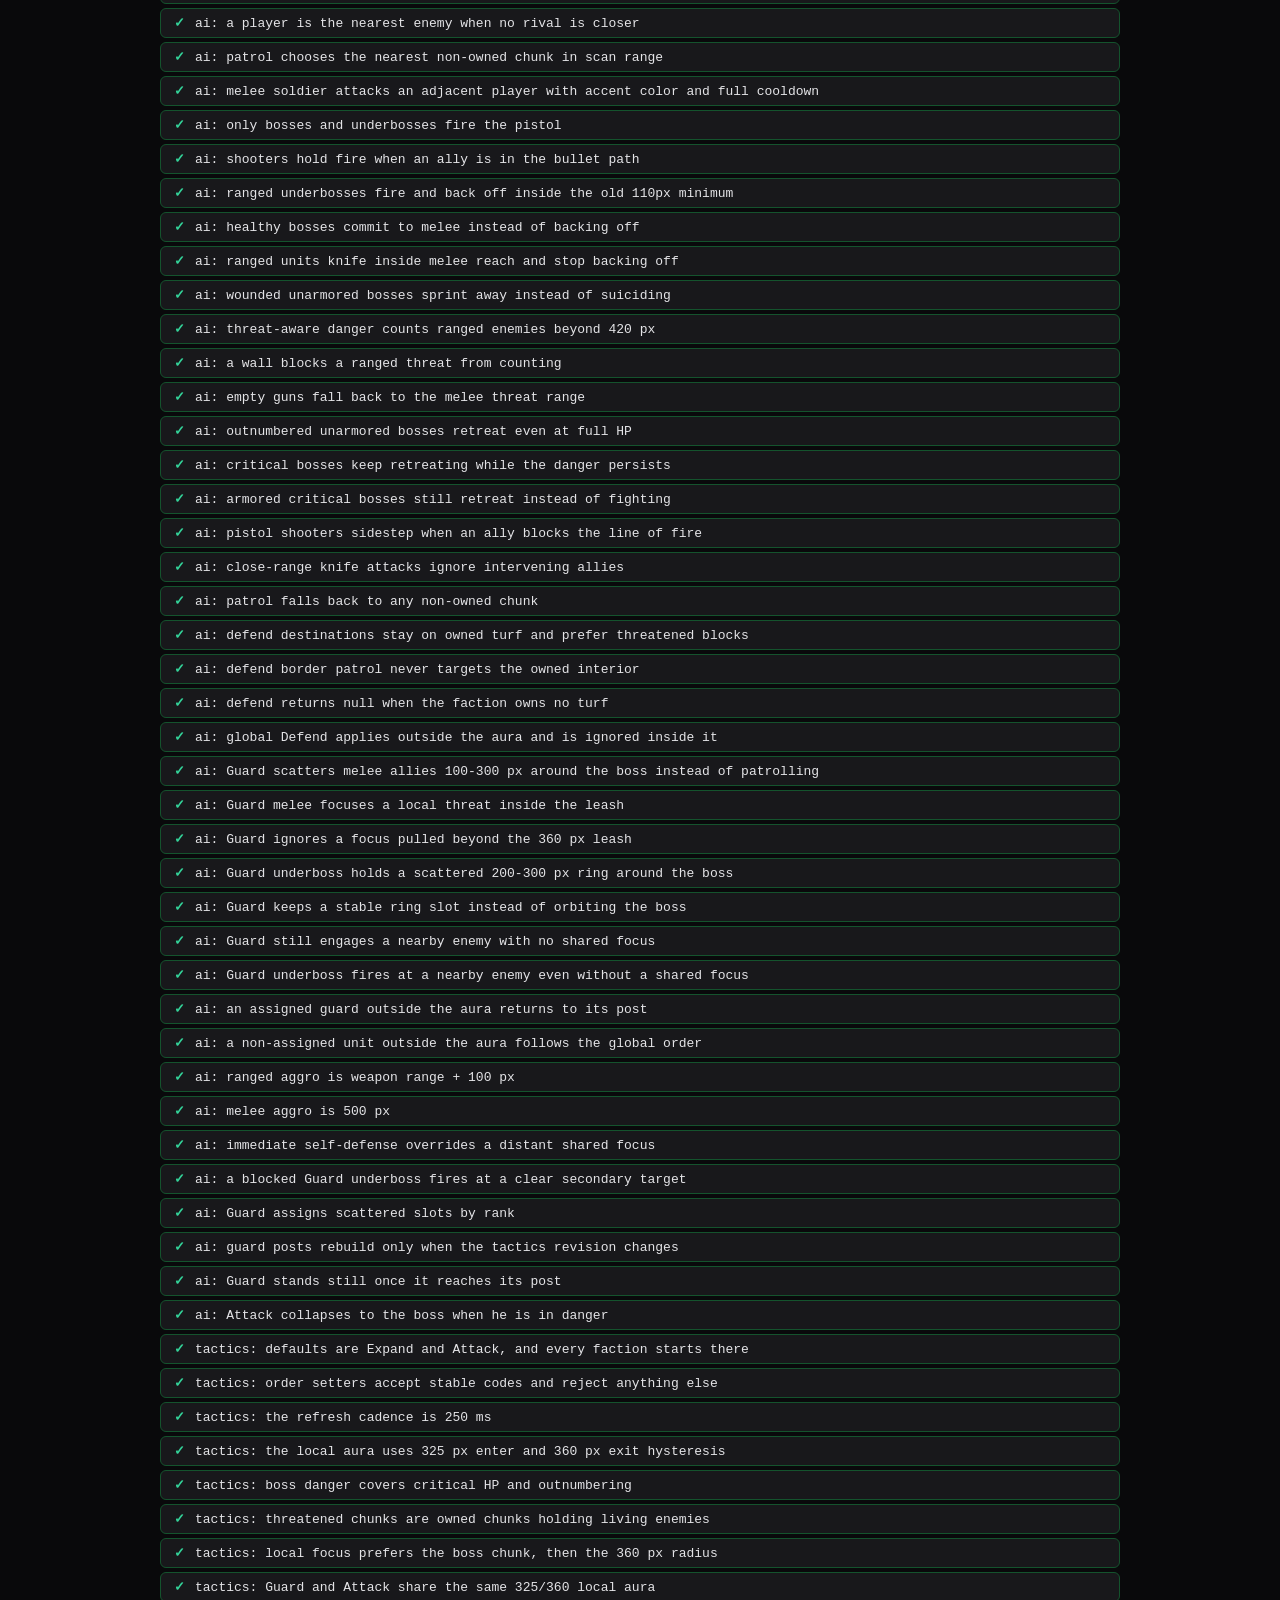
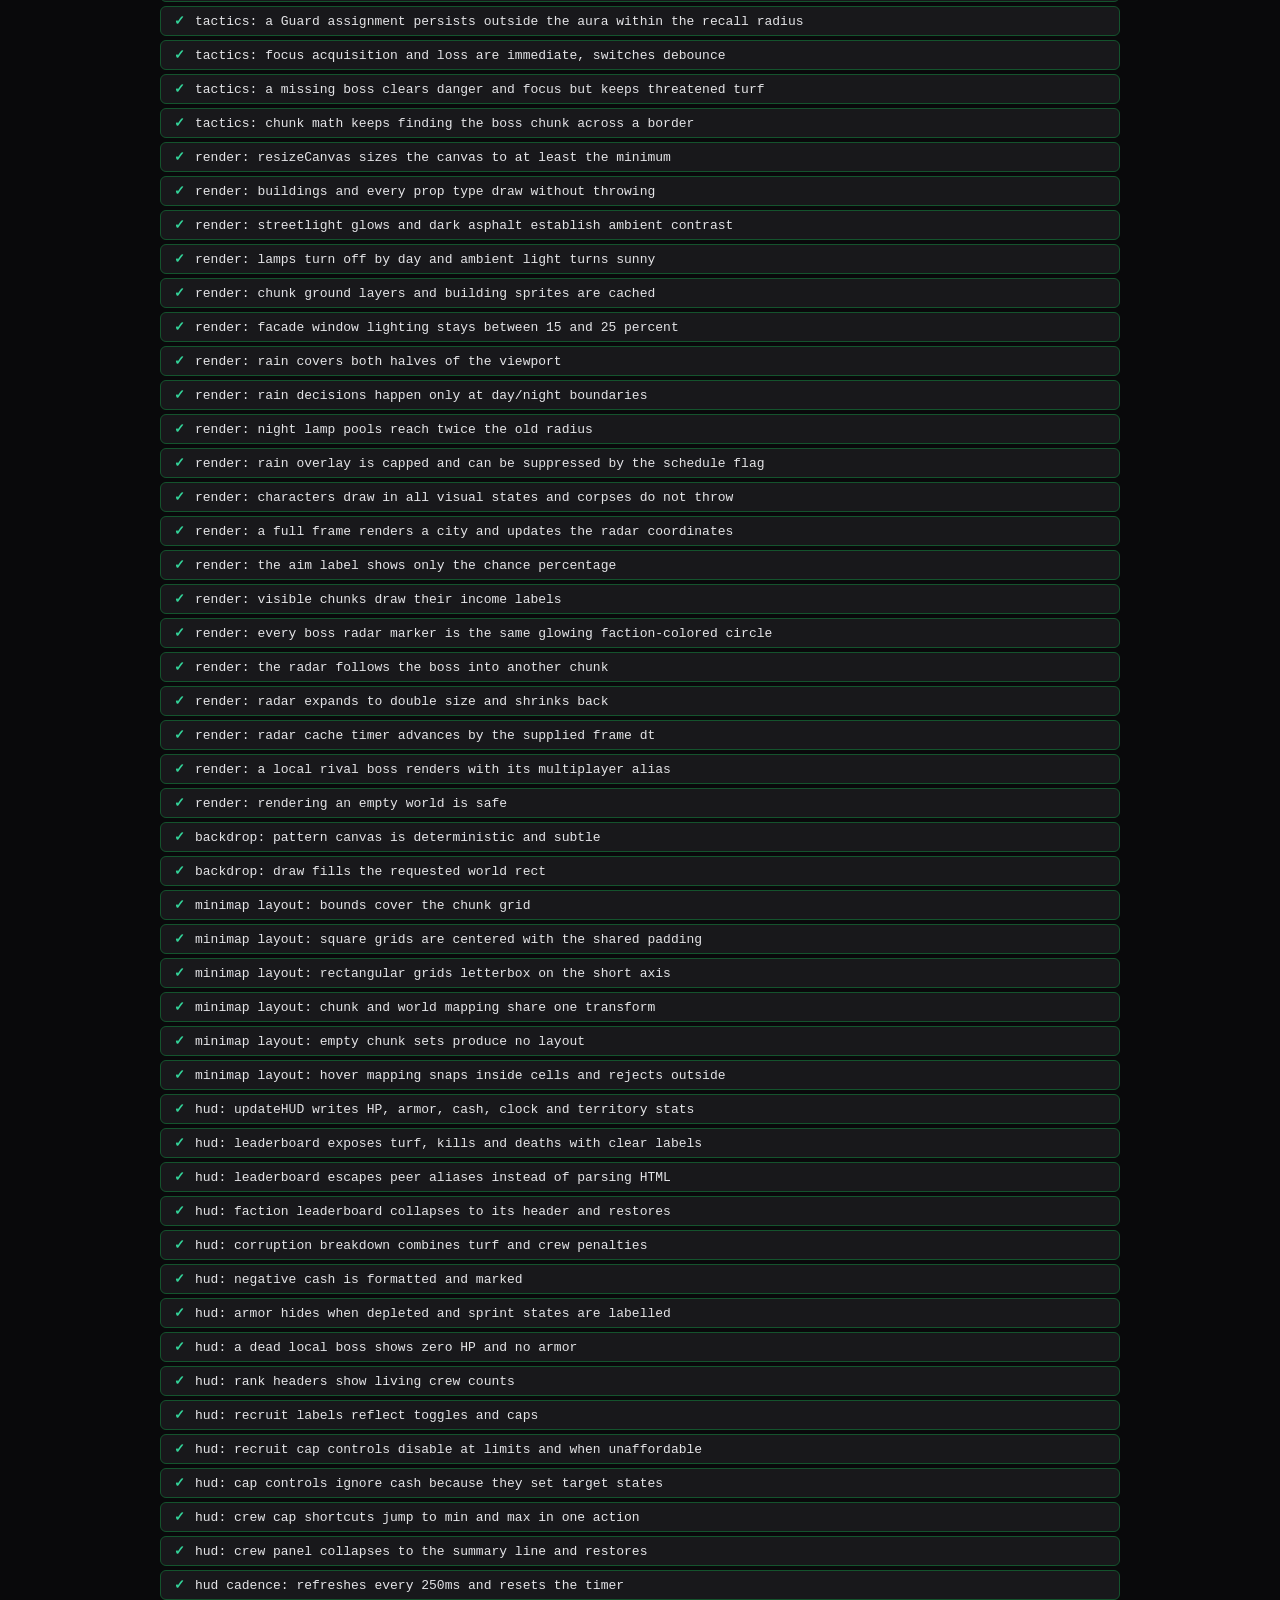
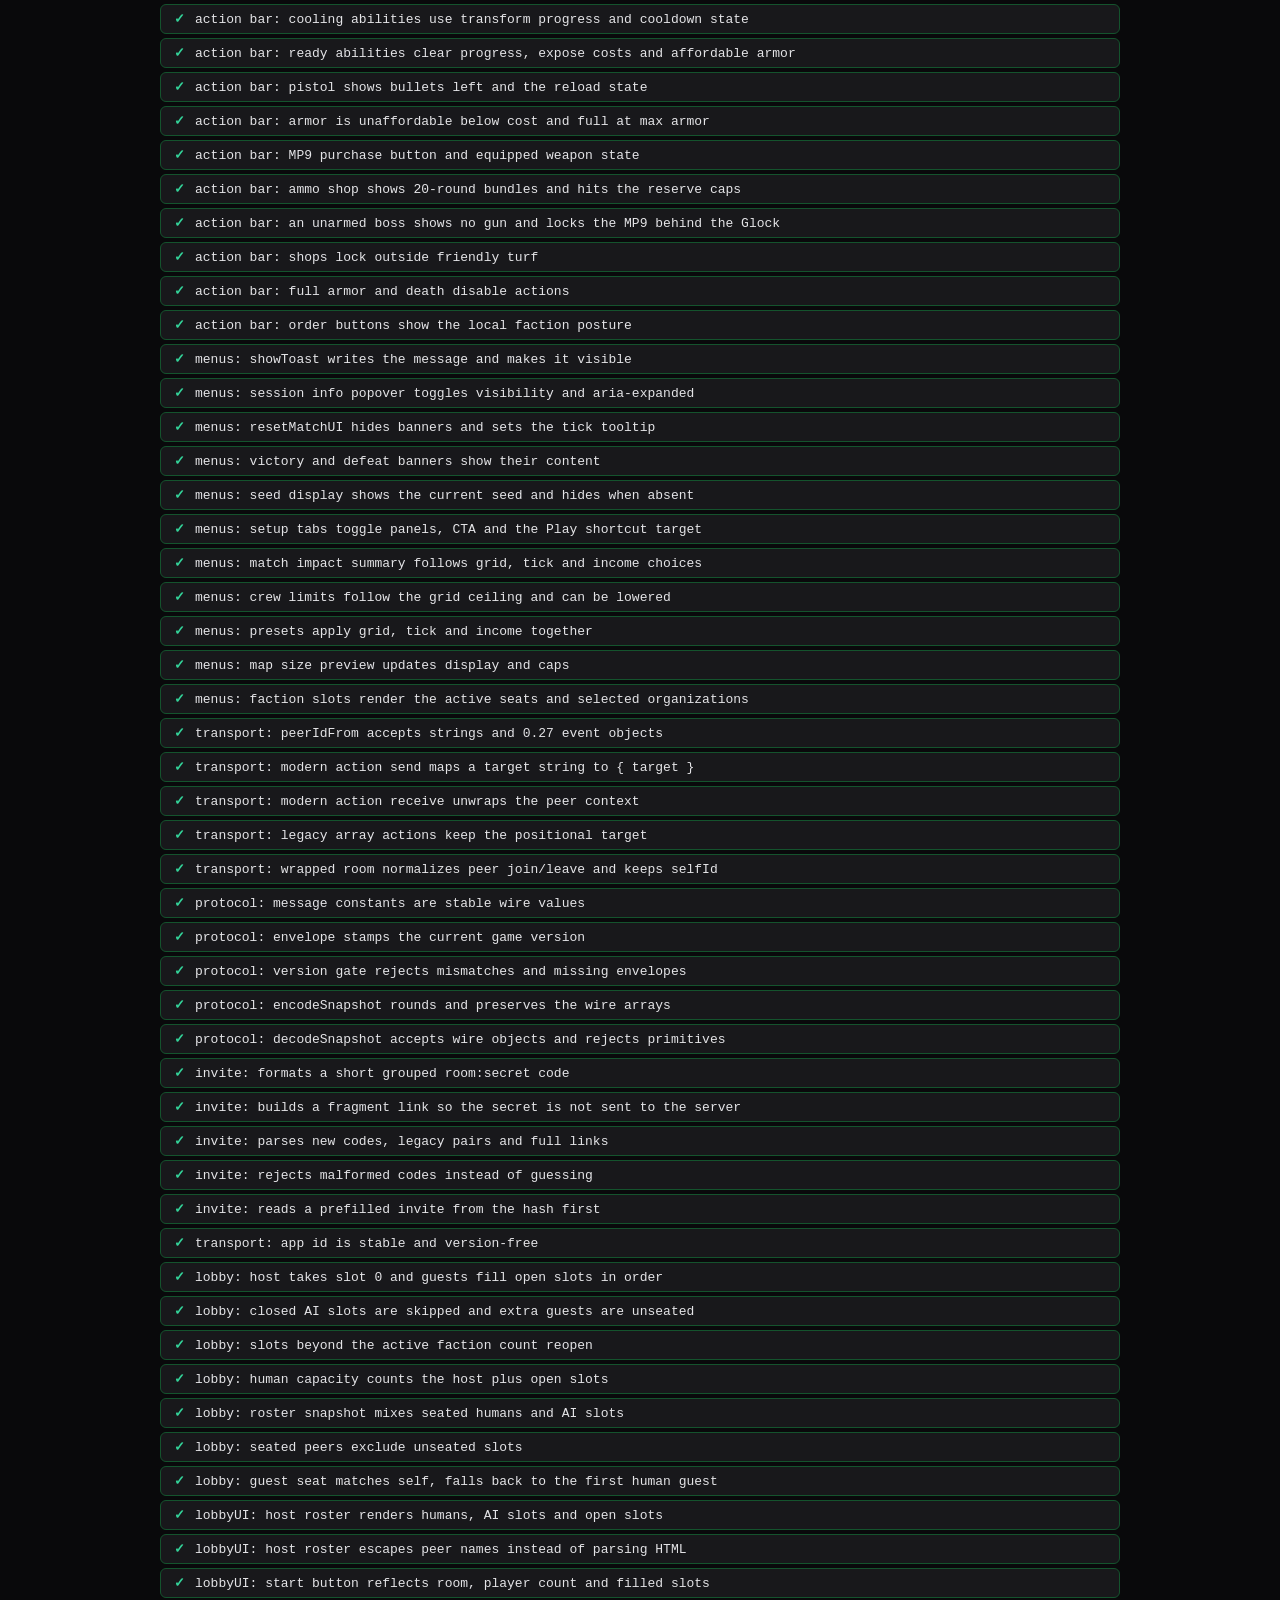
<file: tests/tests.html>
<!DOCTYPE html>
<html lang="en">
<head>
  <meta charset="UTF-8" />
  <meta name="viewport" content="width=device-width, initial-scale=1.0" />
  <title>RUNNING — Hrodic's Mafia 2D tests</title>
  <style>
    :root {
      color-scheme: dark;
    }
    * {
      box-sizing: border-box;
    }
    body {
      margin: 0;
      min-height: 100vh;
      background: #09090b;
      color: #e4e4e7;
      font-family: ui-monospace, 'Cascadia Mono', Consolas, monospace;
      padding: 24px;
    }
    main {
      max-width: 960px;
      margin: 0 auto;
    }
    h1 {
      font-size: 18px;
      letter-spacing: 0.04em;
      text-transform: uppercase;
      color: #fbbf24;
      margin: 0 0 4px;
    }
    .hint {
      color: #71717a;
      font-size: 12px;
      margin: 0 0 16px;
      line-height: 1.6;
    }
    .summary {
      border-radius: 8px;
      padding: 10px 14px;
      font-weight: 700;
      margin-bottom: 16px;
      border: 1px solid #3f3f46;
      background: #18181b;
      color: #a1a1aa;
    }
    .summary.pass {
      border-color: #059669;
      background: #022c22;
      color: #6ee7b7;
    }
    .summary.fail {
      border-color: #e11d48;
      background: #4c0519;
      color: #fda4af;
    }
    #test-results {
      display: flex;
      flex-direction: column;
      gap: 4px;
    }
    .test-row {
      display: flex;
      flex-wrap: wrap;
      align-items: baseline;
      gap: 8px;
      padding: 6px 10px;
      border-radius: 6px;
      background: #18181b;
      border: 1px solid #27272a;
      font-size: 13px;
    }
    .test-row.pass {
      border-color: #14532d;
    }
    .test-row.fail {
      border-color: #7f1d1d;
      background: #1c0a0a;
    }
    .test-mark {
      width: 16px;
      text-align: center;
      font-weight: 700;
    }
    .test-row.pass .test-mark {
      color: #34d399;
    }
    .test-row.fail .test-mark {
      color: #fb7185;
    }
    .test-error {
      flex-basis: 100%;
      margin: 4px 0 0;
      padding: 8px 10px;
      border-radius: 6px;
      background: #09090b;
      color: #fda4af;
      font-size: 11px;
      line-height: 1.5;
      white-space: pre-wrap;
      overflow-x: auto;
    }
  </style>
</head>
<body>
  <main>
    <h1>Hrodic's Mafia 2D — Test Suite</h1>
    <p class="hint">
      Zero-dependency browser tests. Must be served over http:// (ES modules do not load
      from file://). Green list + page title <strong>PASS</strong> means everything is fine.
    </p>
    <div id="test-summary" class="summary">Running…</div>
    <div id="test-results"></div>
    <!-- Hidden game-sized canvas so render modules can be tested in this page. -->
    <div style="display: none" aria-hidden="true">
      <canvas id="gameCanvas"></canvas>
      <canvas id="minimapCanvas" width="140" height="140"></canvas>
      <span id="minimap-coords"></span>
      <button id="world-seed-hud" class="hidden"></button>
      <span id="last-world-seed"></span>
      <input id="world-seed-input" />
      <input id="map-size-slider" type="range" />
      <span id="map-size-display"></span>
      <div id="map-cap-preview"></div>
      <div id="match-impact-summary"></div>
      <input id="tick-speed-slider" type="range" min="10" max="30" value="10" />
      <span id="tick-speed-display"></span>
      <span id="income-tier-display"></span>
      <button type="button" class="income-tier-btn" data-income="LOW"></button>
      <button type="button" class="income-tier-btn" data-income="MID"></button>
      <button type="button" class="income-tier-btn" data-income="HIGH"></button>
      <button type="button" class="match-preset" data-preset="turbo" aria-pressed="false"></button>
      <button type="button" class="match-preset" data-preset="normal" aria-pressed="false"></button>
      <button type="button" class="match-preset" data-preset="long" aria-pressed="false"></button>
      <input id="setup-cap-soldier" type="range" min="10" max="150" value="150" />
    <span id="setup-rank-soldier"></span>
    <span id="setup-rank-captain"></span>
    <span id="setup-rank-underboss"></span>
      <input id="setup-cap-captain" type="range" min="2" max="30" value="30" />
      <input id="setup-cap-underboss" type="range" min="1" max="15" value="15" />
      <span id="setup-cap-soldier-value"></span>
      <span id="setup-cap-captain-value"></span>
      <span id="setup-cap-underboss-value"></span>
      <span id="setup-cap-soldier-ceiling"></span>
      <span id="setup-cap-captain-ceiling"></span>
      <span id="setup-cap-underboss-ceiling"></span>
      <div id="faction-slots-container"></div>
      <span id="stats-badge"></span>
      <div id="hp-bar-fill"></div><span id="hp-text"></span>
      <span id="cash-text"></span><span id="hour-text"></span>
      <div id="tick-bar-fill"></div>
      <div id="armor-hud-box"></div><div id="armor-bar-fill"></div><span id="armor-text"></span>
      <div id="faction-board">
        <div class="faction-board-header">
          <span>Faction Leaderboard</span>
          <span id="faction-count-label"></span>
          <button id="btn-faction-collapse" aria-expanded="true">▴</button>
        </div>
        <div id="faction-board-body"></div>
      </div>
      <button id="btn-slash"><span id="cooldown-slash"></span><span id="action-status-slash"></span></button>
      <button id="btn-pistol"><span id="cooldown-pistol"></span><span id="action-status-pistol"></span><span id="ammo-pistol"></span><span id="mags-pistol"></span><span id="action-label-pistol"></span></button>
      <button id="btn-buy-menu"><span id="action-status-buy"></span></button>
      <button id="btn-buy-armor"><span id="cooldown-armor"></span><span id="action-status-armor"></span></button>
<button id="btn-buy-ammo"><span id="action-status-ammo"></span></button>
<button id="btn-buy-glock"><span id="action-status-glock"></span></button>
<button id="btn-buy-mp9"><span id="action-status-mp9"></span></button>
      <div id="buy-menu"><div id="buy-menu-lock" class="hidden"></div></div>
      <button id="btn-order-global" aria-expanded="false"><span id="order-global-value"></span></button>
      <button id="btn-order-local" aria-expanded="false"><span id="order-local-value"></span></button>
      <div id="orders-global-menu" class="hidden"></div>
      <div id="orders-local-menu" class="hidden"></div>
      <button id="btn-sprint"><span id="cooldown-sprint"></span><span id="action-status-sprint"></span><div id="sprint-bar-fill"></div><span id="sprint-text"></span></button>
      <section id="management-panel">
        <div id="management-body"></div>
        <button id="btn-management-collapse" aria-expanded="true"></button>
      </section>
      <button id="btn-toggle-soldier"></button>
      <button id="btn-toggle-captain"></button>
      <button id="btn-toggle-underboss"></button>
      <span id="mgmt-rank-soldier"></span><span id="mgmt-rank-captain"></span><span id="mgmt-rank-underboss"></span>
    <span id="mgmt-alive-soldier"></span><span id="mgmt-alive-captain"></span><span id="mgmt-alive-underboss"></span>
      <span id="mgmt-auto-soldier"></span><span id="mgmt-auto-captain"></span><span id="mgmt-auto-underboss"></span>
      <button id="btn-cap-soldier-min"></button><button id="btn-cap-soldier-dec"></button><button id="btn-cap-soldier-inc"></button><button id="btn-cap-soldier-max"></button>
      <button id="btn-cap-captain-min"></button><button id="btn-cap-captain-dec"></button><button id="btn-cap-captain-inc"></button><button id="btn-cap-captain-max"></button>
      <button id="btn-cap-underboss-min"></button><button id="btn-cap-underboss-dec"></button><button id="btn-cap-underboss-inc"></button><button id="btn-cap-underboss-max"></button>
      <span id="cap-soldier-label"></span><span id="cap-captain-label"></span><span id="cap-underboss-label"></span>
      <span id="mgmt-total-upkeep"></span>
      <span id="mgmt-total-gross"></span>
      <span id="mgmt-total-turf"></span>
      <span id="mgmt-total-crew"></span>
      <span id="mgmt-total-corruption"></span>
      <span id="mgmt-corruption-breakdown"></span>
      <span id="mgmt-total-net"></span>
      <div id="toast"></div>
      <div id="defeat-banner" class="hidden"></div>
      <div id="victory-banner" class="hidden"></div>
      <div id="spectator-banner" class="hidden"></div>
      <span id="victory-summary"></span>
      <div id="hour-hud-box"></div>
    </div>
  </main>
  <script type="module" src="./runner.js"></script>
  <script>
    // Watchdog: module load failures (e.g. a 404 import) never reach the runner,
    // so report them instead of leaving the page stuck on "Running…".
    window.addEventListener('load', () => {
      setTimeout(() => {
        if (window.__TEST_RESULTS__) return;
        const summary = document.getElementById('test-summary');
        summary.textContent = 'FAIL: test modules failed to load (check the console for the import error)';
        summary.className = 'summary fail';
        document.title = 'FAIL — test modules did not load';
      }, 4000);
    });
  </script>
</body>
</html>
</file>
